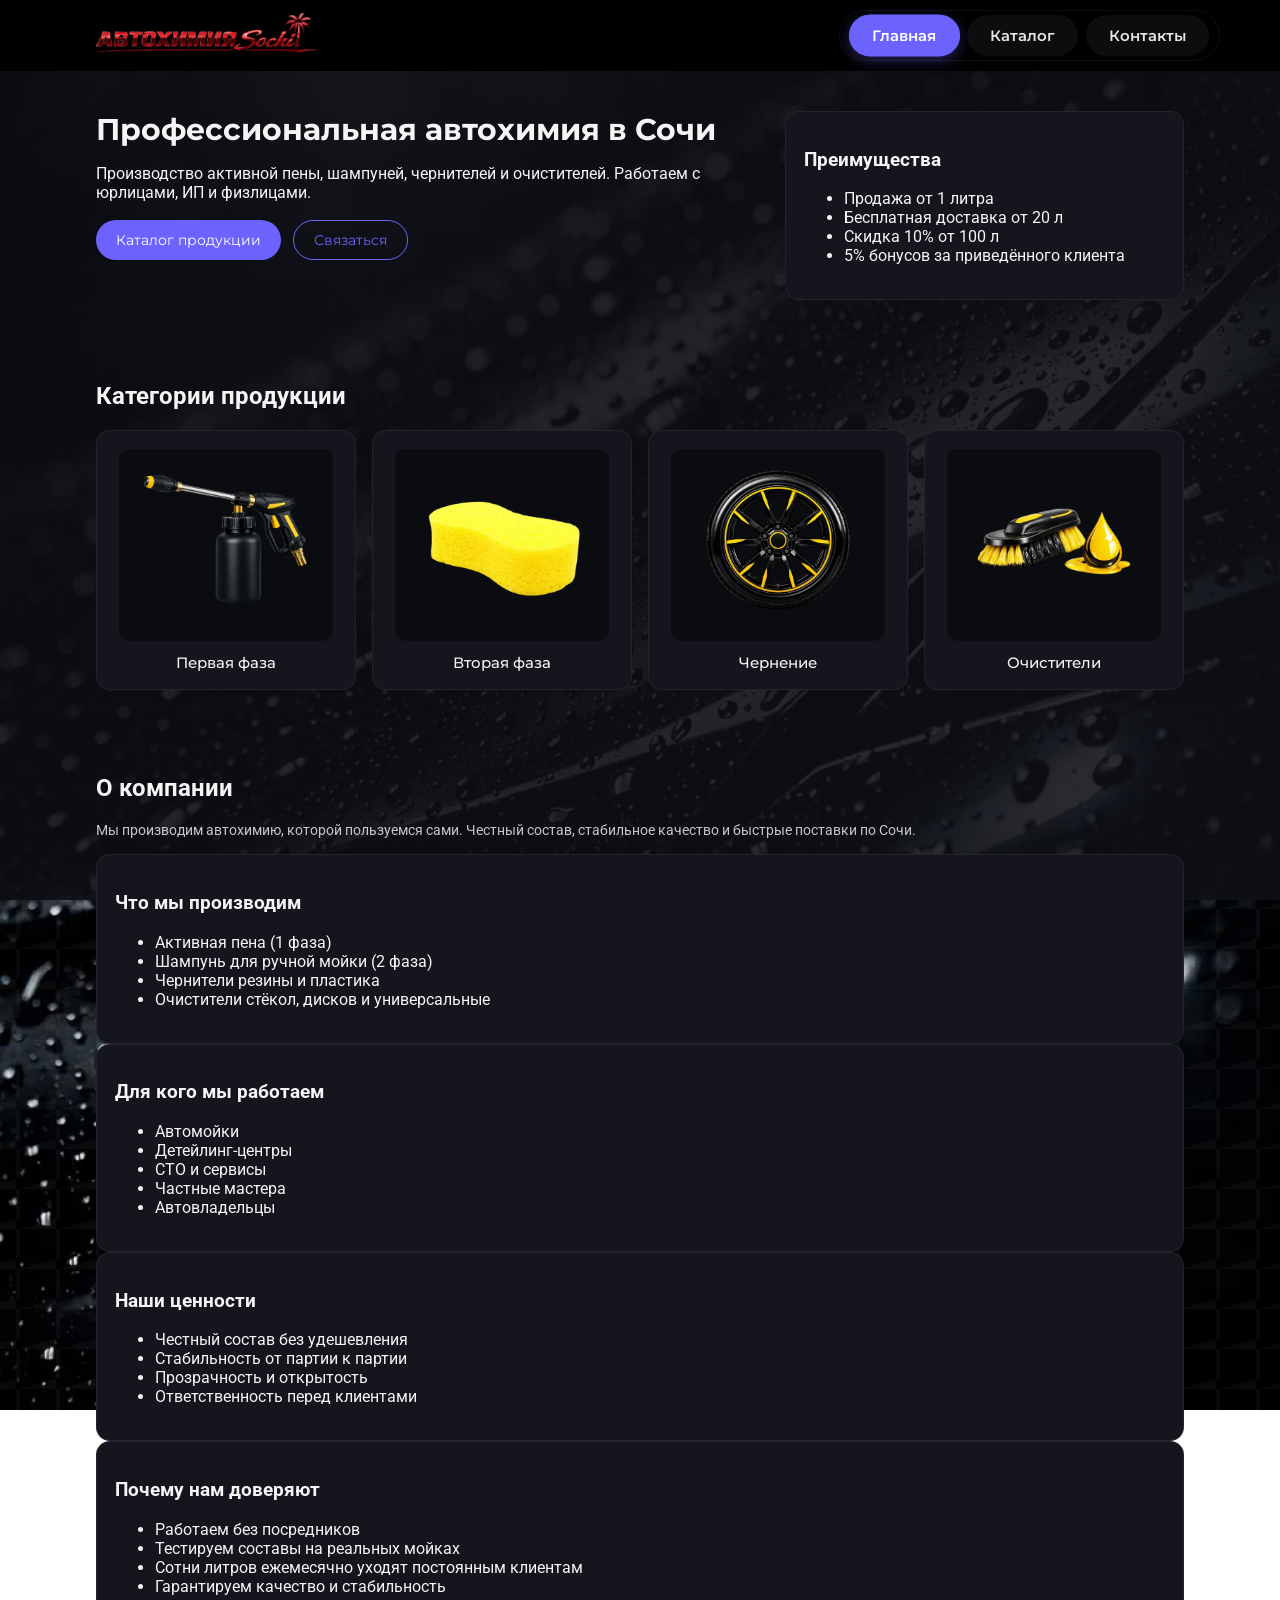
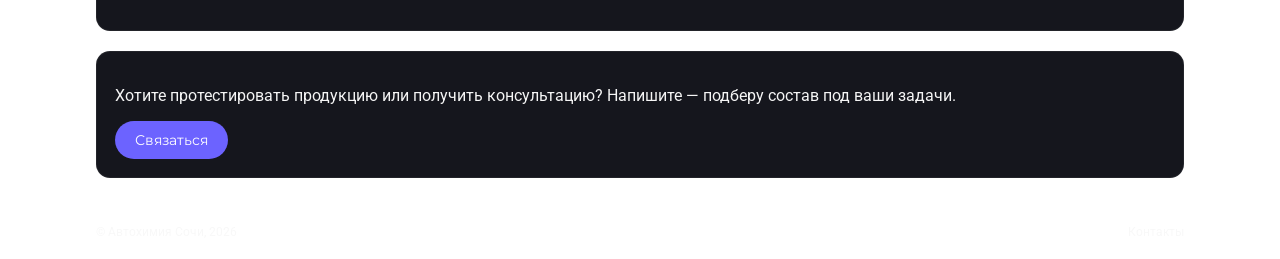
<file: index.html>
<!DOCTYPE html>
<html lang="ru">
<head>
  <meta charset="UTF-8">
  <title>Автохимия Сочи — Главная</title>
  <link rel="icon" type="image/png" href="favicon.png">
  <link rel="icon" href="favicon.ico" type="image/x-icon">
  <link rel="shortcut icon" href="favicon.ico" type="image/x-icon">
  <link rel="manifest" href="manifest.json">
  <!-- iOS стартовый экран и иконки -->
  <meta name="apple-mobile-web-app-capable" content="yes">
  <meta name="apple-mobile-web-app-status-bar-style" content="black-translucent">
  <meta name="apple-mobile-web-app-title" content="Автохимия">
  <meta name="theme-color" content="#0b0c10">
  <link rel="apple-touch-icon" href="icon/icon-512.png">
  <link rel="apple-touch-startup-image" 
        media="(device-width: 375px) and (device-height: 812px) and (-webkit-device-pixel-ratio: 3)" 
        href="images/launch-screen.jpeg">  <link rel="shortcut icon" href="favicon.ico" type="image/x-icon">
  
  <meta name="viewport" content="width=device-width, initial-scale=1">
  <link rel="stylesheet" href="style.css">
</head>
<body>

<header class="site-header">
  <div class="container header-inner">
    <a href="index.html" class="brand">
      <img src="logo.png" alt="АВТОХИМИЯ SOCHI" class="site-logo">
      <span class="catalog-title" style="display:none;">каталог продукции</span>
    </a>

    <!-- Кнопка бургера -->
    <button class="burger-btn" aria-label="Меню">☰</button>

    <!-- Выдвижное меню -->
    <aside class="sidebar">
      <button class="close-btn" aria-label="Закрыть">✕</button>
      <nav>
        <a href="index.html">Главная</a>
        <a href="catalog.html">Каталог</a>
        <a href="contacts.html">Контакты</a>
      </nav>
    </aside>

    <!-- Фон размытия -->
    <div class="backdrop"></div>

    <!-- Десктопное меню (видно только на ПК) -->
    <nav class="nav">
      <a href="index.html" class="active">Главная</a>
      <a href="catalog.html">Каталог</a>
      <a href="contacts.html">Контакты</a>
    </nav>
  </div>
</header>

<!-- HERO -->
<section class="hero">
  <div class="container hero-inner">

    <div class="hero-text">
      <h1>Профессиональная автохимия в Сочи</h1>
      <p>Производство активной пены, шампуней, чернителей и очистителей. Работаем с юрлицами, ИП и физлицами.</p>

      <div class="hero-buttons">
        <a href="catalog.html" class="btn-accent">Каталог продукции</a>
        <a href="contacts.html" class="btn-outline">Связаться</a>
      </div>
    </div>

    <div class="hero-card">
      <h3>Преимущества</h3>
      <ul class="mini-list">
        <li>Продажа от 1 литра</li>
        <li>Бесплатная доставка от 20 л</li>
        <li>Скидка 10% от 100 л</li>
        <li>5% бонусов за приведённого клиента</li>
      </ul>
    </div>

  </div>
</section>

<!-- КАТЕГОРИИ -->
<section class="section">
  <div class="container">
    <h2>Категории продукции</h2>

    <div class="categories-grid">
      <a href="catalog.html#phase1" class="category-card category-card-1">
        <img src="icon/phase1.webp" alt="Первая фаза" class="category-img">
        <h3>Первая фаза</h3>
      </a>

      <a href="catalog.html#phase2" class="category-card category-card-2">
        <img src="icon/phase2.webp" alt="Вторая фаза" class="category-img">
        <h3>Вторая фаза</h3>
      </a>

      <a href="catalog.html#black" class="category-card category-card-3">
        <img src="icon/black.webp" alt="Чернение" class="category-img">
        <h3>Чернение</h3>
      </a>

      <a href="catalog.html#cleaners" class="category-card category-card-4">
        <img src="icon/cleaners.webp" alt="Очистители" class="category-img">
        <h3>Очистители</h3>
      </a>
    </div>
  </div>
</section>

</section>

<!-- О КОМПАНИИ -->
<section class="section">
  <div class="container">
    <h2>О компании</h2>
    <p class="section-sub">Мы производим автохимию, которой пользуемся сами. Честный состав, стабильное качество и быстрые поставки по Сочи.</p>

    <div class="about-grid about-grid-2x2">

      <div class="about-block">
        <h3>Что мы производим</h3>
        <ul class="mini-list">
          <li>Активная пена (1 фаза)</li>
          <li>Шампунь для ручной мойки (2 фаза)</li>
          <li>Чернители резины и пластика</li>
          <li>Очистители стёкол, дисков и универсальные</li>
        </ul>
      </div>

      <div class="about-block">
        <h3>Для кого мы работаем</h3>
        <ul class="mini-list">
          <li>Автомойки</li>
          <li>Детейлинг-центры</li>
          <li>СТО и сервисы</li>
          <li>Частные мастера</li>
          <li>Автовладельцы</li>
        </ul>
      </div>

      <div class="about-block">
        <h3>Наши ценности</h3>
        <ul class="mini-list">
          <li>Честный состав без удешевления</li>
          <li>Стабильность от партии к партии</li>
          <li>Прозрачность и открытость</li>
          <li>Ответственность перед клиентами</li>
        </ul>
      </div>

      <div class="about-block">
        <h3>Почему нам доверяют</h3>
        <ul class="mini-list">
          <li>Работаем без посредников</li>
          <li>Тестируем составы на реальных мойках</li>
          <li>Сотни литров ежемесячно уходят постоянным клиентам</li>
          <li>Гарантируем качество и стабильность</li>
        </ul>
      </div>

    </div>

    <div class="section-note">
      <p>Хотите протестировать продукцию или получить консультацию? Напишите — подберу состав под ваши задачи.</p>
      <a href="contacts.html" class="btn-accent">Связаться</a>
    </div>

  </div>
</section>

<footer class="site-footer">
  <div class="container footer-inner">
    <span>© Автохимия Сочи, 2026</span>
    <a href="contacts.html">Контакты</a>
  </div>
</footer>

<script>
  const burgerBtn = document.querySelector('.burger-btn');
  const sidebar = document.querySelector('.sidebar');
  const closeBtn = document.querySelector('.close-btn');
  const backdrop = document.querySelector('.backdrop');
  const body = document.body;

  // Показать меню
  burgerBtn.addEventListener('click', (e) => {
    e.stopPropagation(); // чтобы не перехватывался клик по body
    sidebar.classList.add('open');
    backdrop.classList.add('active');
    body.classList.add('no-scroll');
  });

  // Закрыть меню (крестик)
  closeBtn.addEventListener('click', () => {
    sidebar.classList.remove('open');
    backdrop.classList.remove('active');
    body.classList.remove('no-scroll');
  });

  // Закрыть при клике на фон
  backdrop.addEventListener('click', () => {
    sidebar.classList.remove('open');
    backdrop.classList.remove('active');
    body.classList.remove('no-scroll');
  });

  // Закрыть при нажатии ESC
  document.addEventListener('keydown', (e) => {
    if (e.key === 'Escape' && sidebar.classList.contains('open')) {
      sidebar.classList.remove('open');
      backdrop.classList.remove('active');
      body.classList.remove('no-scroll');
    }
  });
</script>

</body>
</html>
</file>
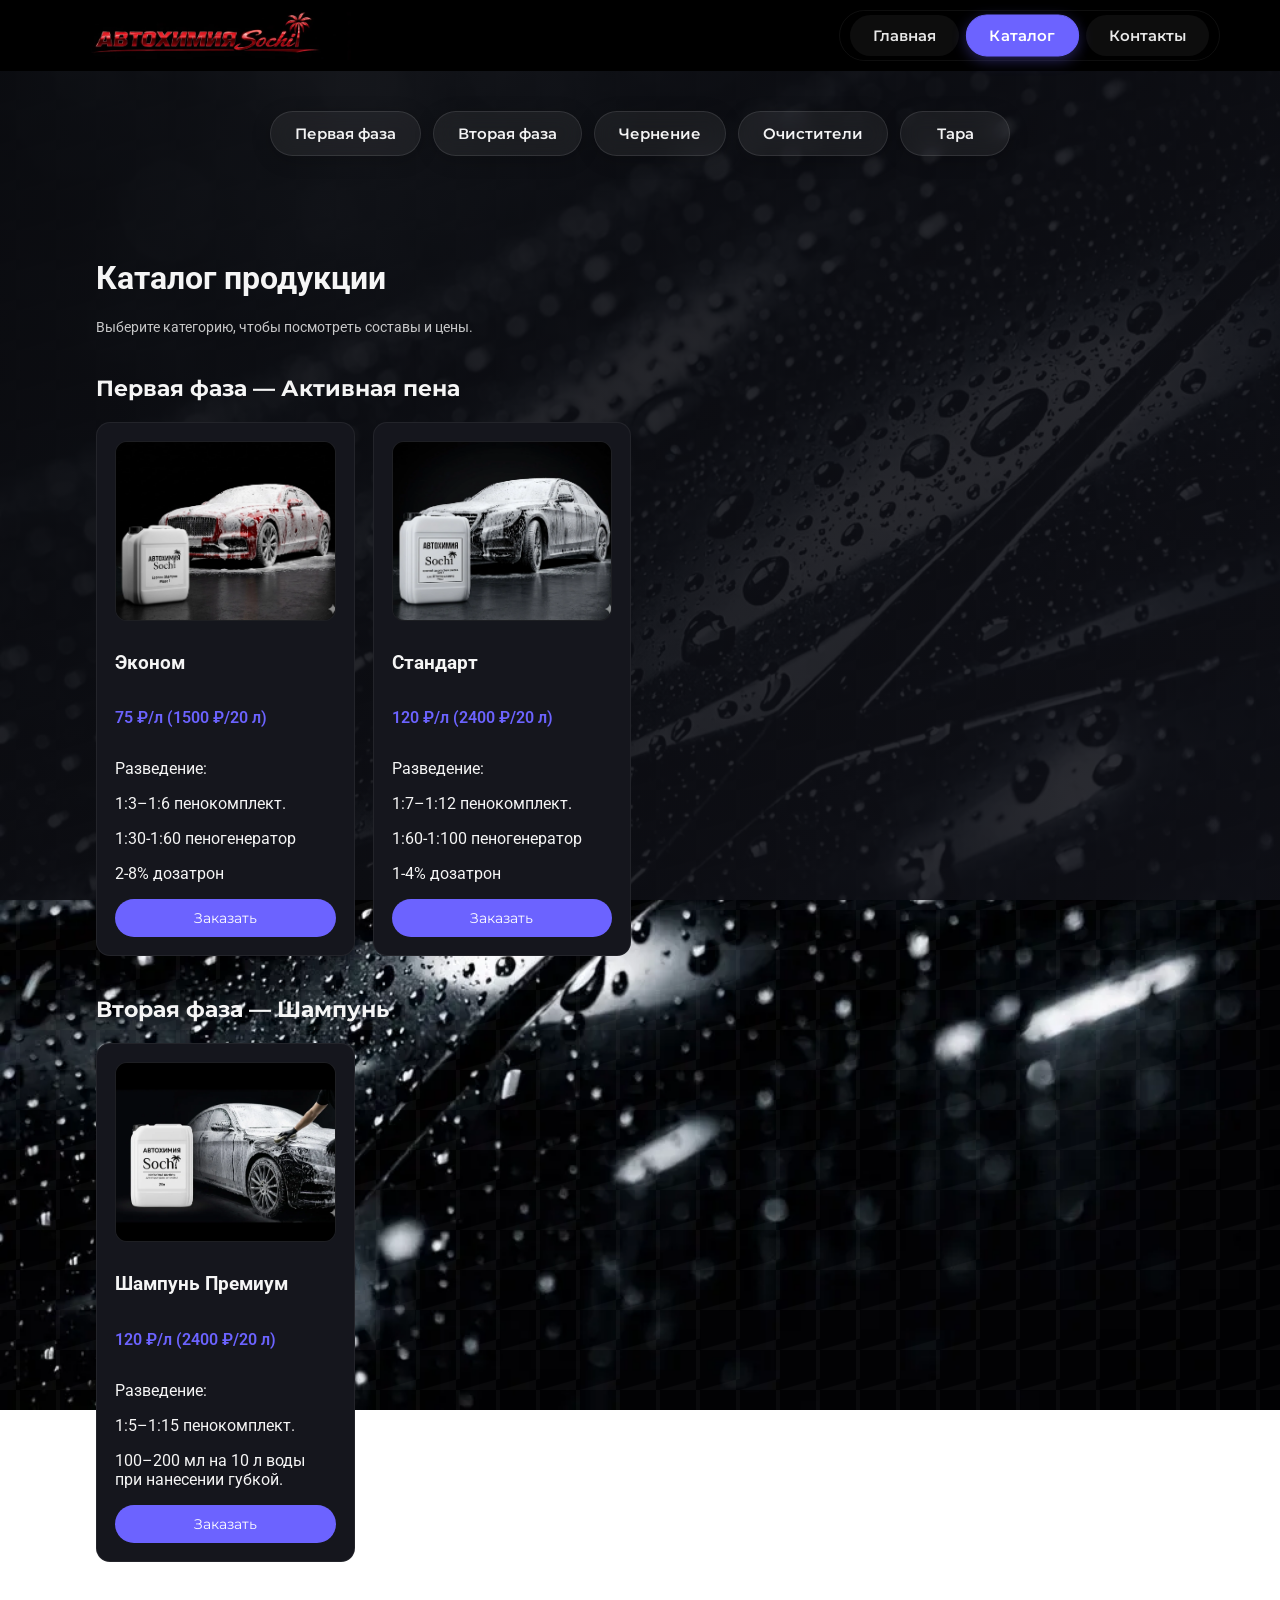
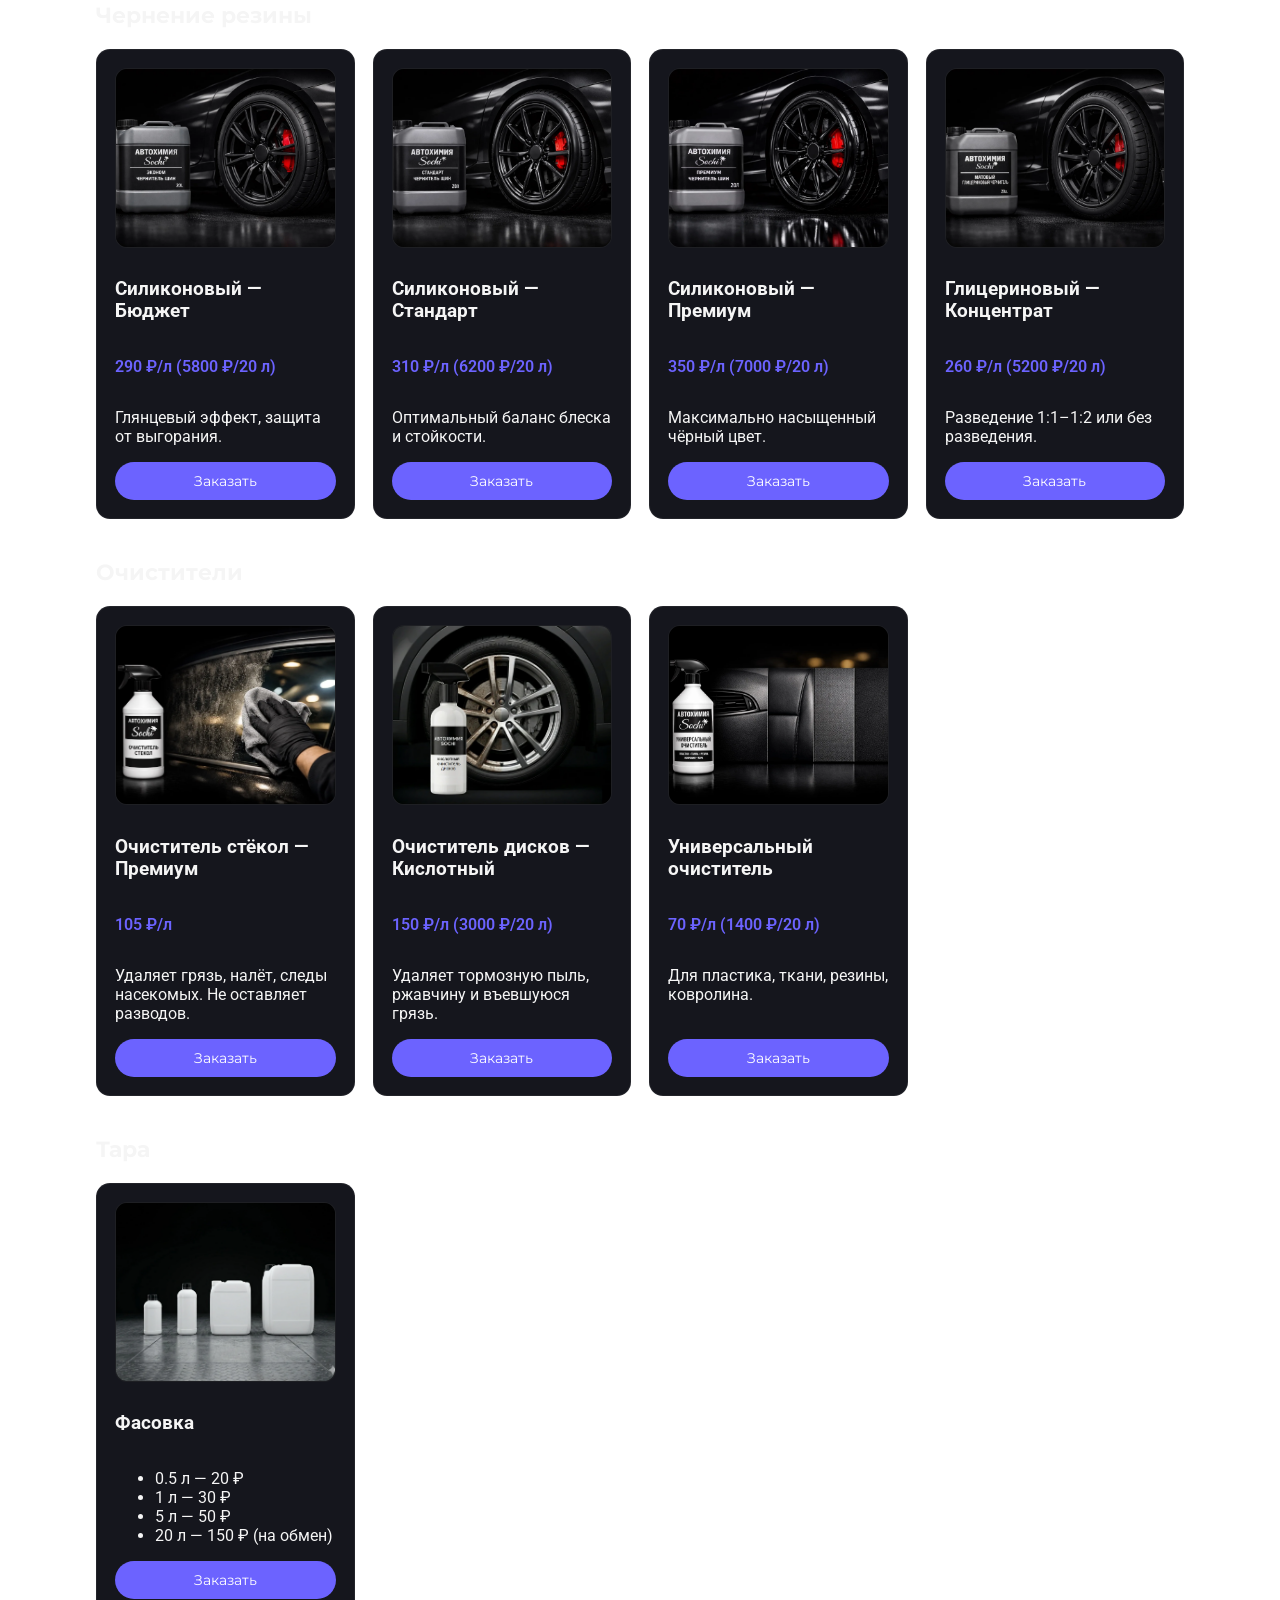
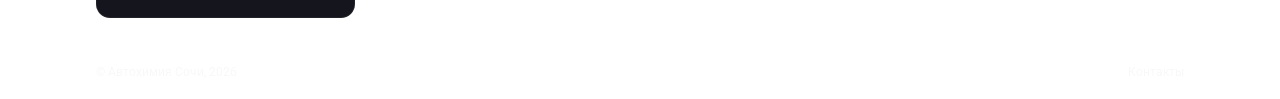
<file: catalog.html>
<!DOCTYPE html>
<html lang="ru">
<head>
  <meta charset="UTF-8">
  <title>Каталог — Автохимия Сочи</title>
  <meta name="viewport" content="width=device-width, initial-scale=1">
  <link rel="icon" type="image/png" href="favicon.png">
  <link rel="icon" href="favicon.ico" type="image/x-icon">
  <link rel="shortcut icon" href="favicon.ico" type="image/x-icon">
  <link rel="manifest" href="manifest.json">
  <!-- iOS стартовый экран и иконки -->
  <meta name="apple-mobile-web-app-capable" content="yes">
  <meta name="apple-mobile-web-app-status-bar-style" content="black-translucent">
  <meta name="apple-mobile-web-app-title" content="Автохимия">
  <meta name="theme-color" content="#0b0c10">
  <link rel="apple-touch-icon" href="icon/icon-512.png">
  <link rel="apple-touch-startup-image" 
        media="(device-width: 375px) and (device-height: 812px) and (-webkit-device-pixel-ratio: 3)" 
        href="images/launch-screen.jpeg">  <link rel="shortcut icon" href="favicon.ico" type="image/x-icon">
  
  <!-- Шрифты -->
  <link href="https://fonts.googleapis.com/css2?family=Montserrat:wght@300;400;600&display=swap" rel="stylesheet">

  <link rel="stylesheet" href="style.css">
</head>
<body>

<header class="site-header">
  <div class="container header-inner">
    <a href="index.html" class="brand">
      <img src="logo.png" alt="АВТОХИМИЯ SOCHI" class="site-logo">
      <span class="catalog-title" style="display:none;">каталог продукции</span>
    </a>

    <!-- Кнопка бургера -->
    <button class="burger-btn" aria-label="Меню">☰</button>

    <!-- Выдвижное меню -->
    <aside class="sidebar">
      <button class="close-btn" aria-label="Закрыть">✕</button>
      <nav>
        <a href="index.html">Главная</a>
        <a href="catalog.html">Каталог</a>
        <a href="contacts.html">Контакты</a>
      </nav>
    </aside>

    <!-- Фон размытия -->
    <div class="backdrop"></div>

    <nav class="nav">
      <a href="index.html">Главная</a>
      <a href="catalog.html" class="active">Каталог</a>
      <a href="contacts.html">Контакты</a>
    </nav>
  </div>
</header>

<!-- Меню категорий -->
<div class="catalog-menu">
  <a href="#phase1">Первая фаза</a>
  <a href="#phase2">Вторая фаза</a>
  <a href="#black">Чернение</a>
  <a href="#cleaners">Очистители</a>
  <a href="#tara">Тара</a>
</div>

<main class="section">
  <div class="container">
    <h1>Каталог продукции</h1>
    <p class="section-sub">Выберите категорию, чтобы посмотреть составы и цены.</p>

    <!-- 1 ФАЗА -->
    <section id="phase1" class="catalog-section">
      <h2>Первая фаза — Активная пена</h2>

      <div class="cards-grid">

        <div class="product-card">
          <img src="images/first-eco.jpg" alt="Активная пена Эконом">
          <h3>Эконом</h3>
          <p class="price">75 ₽/л (1500 ₽/20 л)</p>
          <div class="product-info">
            <p>Разведение:</p>
            <p>1:3–1:6 пенокомплект.</p>
            <p>1:30-1:60 пеногенератор</p>
            <p>2-8% дозатрон</p>
          </div>
          <a href="contacts.html" class="btn-accent">Заказать</a>
        </div>

        <div class="product-card">
          <img src="images/first-standart.jpg" alt="Активная пена Стандарт">
          <h3>Стандарт</h3>
          <p class="price">120 ₽/л (2400 ₽/20 л)</p>
          <div class="product-info">
            <p>Разведение:</p>
            <p>1:7–1:12 пенокомплект.</p>
            <p>1:60-1:100 пеногенератор</p>
            <p>1-4% дозатрон</p>
          </div>
          <a href="contacts.html" class="btn-accent">Заказать</a>
        </div>

      </div>
    </section>

    <!-- 2 ФАЗА -->
    <section id="phase2" class="catalog-section">
      <h2>Вторая фаза — Шампунь</h2>

      <div class="cards-grid">

        <div class="product-card">
          <img src="images/shampoo-premium.jpg" alt="Шампунь Премиум">
          <h3>Шампунь Премиум</h3>
          <p class="price">120 ₽/л (2400 ₽/20 л)</p>
          <div class="product-info">
            <p>Разведение:</p>
            <p>1:5–1:15 пенокомплект.</p>
            <p>100–200 мл на 10 л воды при нанесении губкой.</p>
          </div>
          <a href="contacts.html" class="btn-accent">Заказать</a>
        </div>

      </div>
    </section>

    <!-- ЧЕРНИТЕЛИ -->
    <section id="black" class="catalog-section">
      <h2>Чернение резины</h2>

      <div class="cards-grid">

        <div class="product-card">
          <img src="images/black-budget.jpg" alt="Чернение Бюджет">
          <h3>Силиконовый — Бюджет</h3>
          <p class="price">290 ₽/л (5800 ₽/20 л)</p>
          <p>Глянцевый эффект, защита от выгорания.</p>
          <a href="contacts.html" class="btn-accent">Заказать</a>
        </div>

        <div class="product-card">
          <img src="images/black-standart.jpg" alt="Чернение Стандарт">
          <h3>Силиконовый — Стандарт</h3>
          <p class="price">310 ₽/л (6200 ₽/20 л)</p>
          <p>Оптимальный баланс блеска и стойкости.</p>
          <a href="contacts.html" class="btn-accent">Заказать</a>
        </div>

        <div class="product-card">
          <img src="images/black-premium.jpg" alt="Чернение Премиум">
          <h3>Силиконовый — Премиум</h3>
          <p class="price">350 ₽/л (7000 ₽/20 л)</p>
          <p>Максимально насыщенный чёрный цвет.</p>
          <a href="contacts.html" class="btn-accent">Заказать</a>
        </div>

        <div class="product-card">
          <img src="images/black-glycerin.jpg" alt="Глицериновый чернитель">
          <h3>Глицериновый — Концентрат</h3>
          <p class="price">260 ₽/л (5200 ₽/20 л)</p>
          <p>Разведение 1:1–1:2 или без разведения.</p>
          <a href="contacts.html" class="btn-accent">Заказать</a>
        </div>

      </div>
    </section>

    <!-- ОЧИСТИТЕЛИ -->
    <section id="cleaners" class="catalog-section">
      <h2>Очистители</h2>

      <div class="cards-grid">

        <div class="product-card">
          <img src="images/glass-cleaner.jpg" alt="Очиститель стёкол">
          <h3>Очиститель стёкол — Премиум</h3>
          <p class="price">105 ₽/л</p>
          <p>Удаляет грязь, налёт, следы насекомых. Не оставляет разводов.</p>
          <a href="contacts.html" class="btn-accent">Заказать</a>
        </div>

        <div class="product-card">
          <img src="images/wheel-acid.jpg" alt="Очиститель дисков кислотный">
          <h3>Очиститель дисков — Кислотный</h3>
          <p class="price">150 ₽/л (3000 ₽/20 л)</p>
          <p>Удаляет тормозную пыль, ржавчину и въевшуюся грязь.</p>
          <a href="contacts.html" class="btn-accent">Заказать</a>
        </div>

        <div class="product-card">
          <img src="images/universal-cleaner.jpg" alt="Универсальный очиститель">
          <h3>Универсальный очиститель</h3>
          <p class="price">70 ₽/л (1400 ₽/20 л)</p>
          <p>Для пластика, ткани, резины, ковролина.</p>
          <a href="contacts.html" class="btn-accent">Заказать</a>
        </div>

      </div>
    </section>

    <!-- ТАРА -->
    <section id="tara" class="catalog-section">
      <h2>Тара</h2>

      <div class="cards-grid">

        <div class="product-card">
          <img src="images/tara.jpg" alt="Тара для фасовки">
          <h3>Фасовка</h3>
          <ul class="mini-list">
            <li>0.5 л — 20 ₽</li>
            <li>1 л — 30 ₽</li>
            <li>5 л — 50 ₽</li>
            <li>20 л — 150 ₽ (на обмен)</li>
          </ul>
          <a href="contacts.html" class="btn-accent">Заказать</a>
        </div>

      </div>
    </section>

  </div>
</main>

<footer class="site-footer">
  <div class="container footer-inner">
    <span>© Автохимия Сочи, 2026</span>
    <a href="contacts.html">Контакты</a>
  </div>
</footer>

<script>
  const burgerBtn = document.querySelector('.burger-btn');
  const sidebar = document.querySelector('.sidebar');
  const closeBtn = document.querySelector('.close-btn');
  const backdrop = document.querySelector('.backdrop');
  const body = document.body;

  // Показать меню
  burgerBtn.addEventListener('click', (e) => {
    e.stopPropagation(); // чтобы не перехватывался клик по body
    sidebar.classList.add('open');
    backdrop.classList.add('active');
    body.classList.add('no-scroll');
  });

  // Закрыть меню (крестик)
  closeBtn.addEventListener('click', () => {
    sidebar.classList.remove('open');
    backdrop.classList.remove('active');
    body.classList.remove('no-scroll');
  });

  // Закрыть при клике на фон
  backdrop.addEventListener('click', () => {
    sidebar.classList.remove('open');
    backdrop.classList.remove('active');
    body.classList.remove('no-scroll');
  });

  // Закрыть при нажатии ESC
  document.addEventListener('keydown', (e) => {
    if (e.key === 'Escape' && sidebar.classList.contains('open')) {
      sidebar.classList.remove('open');
      backdrop.classList.remove('active');
      body.classList.remove('no-scroll');
    }
  });
</script>

</body>
</html>
</file>
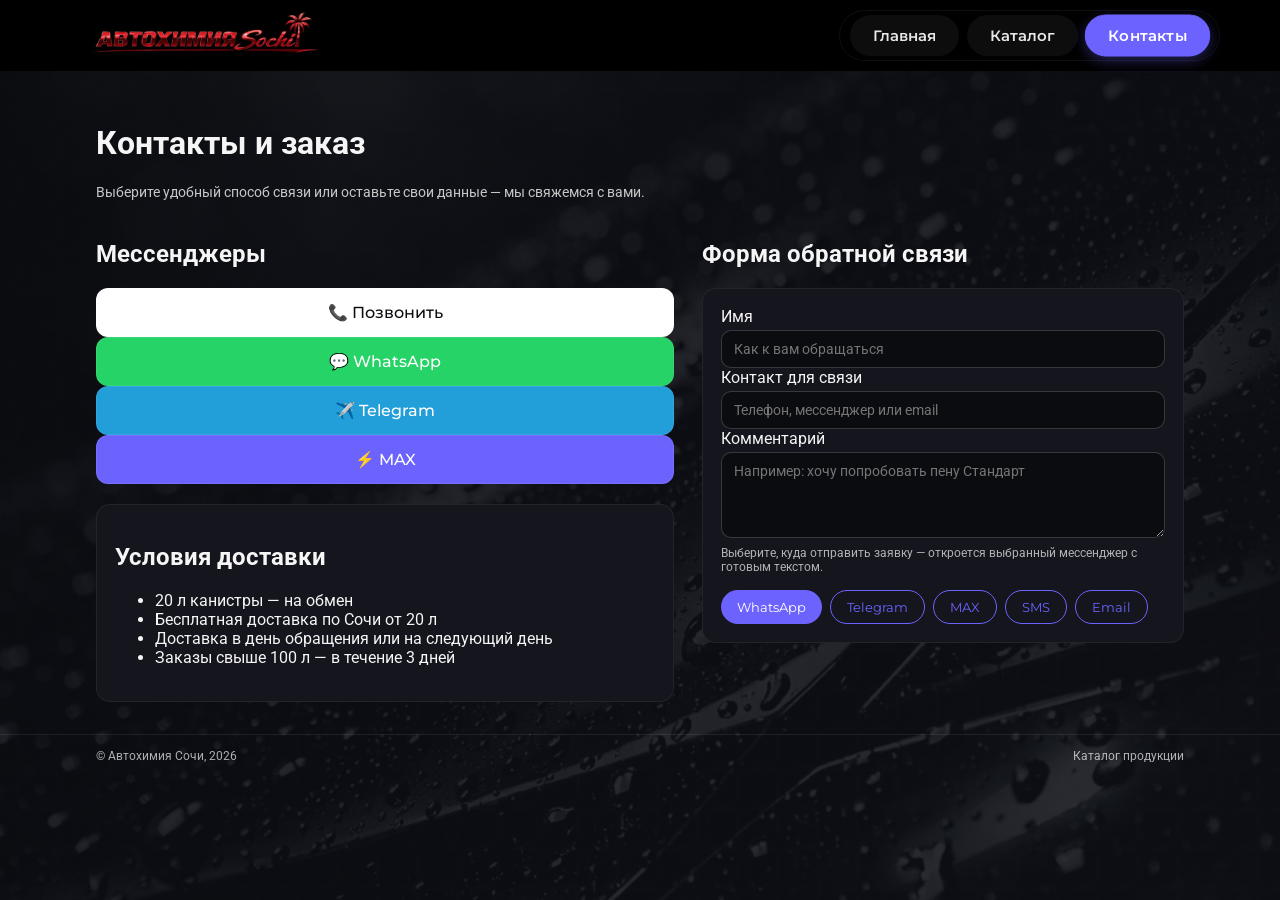
<file: contacts.html>
<!DOCTYPE html>
<html lang="ru">
<head>
  <meta charset="UTF-8">
  <title>Контакты — Автохимия Сочи</title>
  <meta name="viewport" content="width=device-width, initial-scale=1">
  <link rel="stylesheet" href="style.css">
  <link rel="icon" type="image/png" href="favicon.png">
  <link rel="icon" href="favicon.ico" type="image/x-icon">
  <link rel="manifest" href="manifest.json">
  <!-- iOS стартовый экран и иконки -->
  <meta name="apple-mobile-web-app-capable" content="yes">
  <meta name="apple-mobile-web-app-status-bar-style" content="black-translucent">
  <meta name="apple-mobile-web-app-title" content="Автохимия">
  <meta name="theme-color" content="#0b0c10">
  <link rel="apple-touch-icon" href="icon/icon-512.png">
  <link rel="apple-touch-startup-image" 
        media="(device-width: 375px) and (device-height: 812px) and (-webkit-device-pixel-ratio: 3)" 
        href="images/launch-screen.jpeg">  <link rel="shortcut icon" href="favicon.ico" type="image/x-icon">
  
</head>
<body>

<header class="site-header">
  <div class="container header-inner">
    <a href="index.html" class="brand">
      <img src="logo.png" alt="АВТОХИМИЯ SOCHI" class="site-logo">
      <span class="catalog-title" style="display:none;">каталог продукции</span>
    </a>

    <!-- Кнопка бургера -->
    <button class="burger-btn" aria-label="Меню">☰</button>

    <!-- Выдвижное меню -->
    <aside class="sidebar">
      <button class="close-btn" aria-label="Закрыть">✕</button>
      <nav>
        <a href="index.html">Главная</a>
        <a href="catalog.html">Каталог</a>
        <a href="contacts.html">Контакты</a>
      </nav>
    </aside>

    <!-- Фон размытия -->
    <div class="backdrop"></div>

    <!-- Десктопное меню (видно только на ПК) -->
    <nav class="nav">
      <a href="index.html">Главная</a>
      <a href="catalog.html">Каталог</a>
      <a href="contacts.html" class="active">Контакты</a>
    </nav>
  </div>
</header>

<main class="section">
  <div class="container">
    <h1>Контакты и заказ</h1>
    <p class="section-sub">Выберите удобный способ связи или оставьте свои данные — мы свяжемся с вами.</p>

    <div class="contact-layout">

      <!-- Левая колонка -->
      <div>
        <h2>Мессенджеры</h2>

        <div class="contact-buttons">

          <a href="tel:89896296232" class="btn-contact phone">
            📞 Позвонить
          </a>

          <a href="https://wa.me/79896296232" target="_blank" class="btn-contact whatsapp">
            💬 WhatsApp
          </a>

          <a href="https://t.me/avtohimsochi" target="_blank" class="btn-contact telegram">
            ✈️ Telegram
          </a>

          <a href="https://max.ru/u/f9LHodD0cOL8Fm4K2U036imMmbp7HXIIOczuJ0smECU8vSMj8Ur822B2bmA" target="_blank" class="btn-contact max">
            ⚡ MAX
          </a>

        </div>

        <div class="section-note">
          <h2>Условия доставки</h2>
          <ul class="mini-list">
            <li>20 л канистры — на обмен</li>
            <li>Бесплатная доставка по Сочи от 20 л</li>
            <li>Доставка в день обращения или на следующий день</li>
            <li>Заказы свыше 100 л — в течение 3 дней</li>
          </ul>
        </div>
      </div>

      <!-- Правая колонка -->
      <div>
        <h2>Форма обратной связи</h2>

        <form class="contact-form" onsubmit="return false;">
          <label>
            Имя
            <input type="text" id="cf-name" placeholder="Как к вам обращаться">
          </label>

          <label>
            Контакт для связи
            <input type="text" id="cf-contact" placeholder="Телефон, мессенджер или email">
          </label>

          <label>
            Комментарий
            <textarea id="cf-message" rows="4" placeholder="Например: хочу попробовать пену Стандарт"></textarea>
          </label>

          <p class="section-sub small">Выберите, куда отправить заявку — откроется выбранный мессенджер с готовым текстом.</p>

          <div class="btn-row">
            <button type="button" class="btn-accent btn-small" onclick="sendWhatsApp()">WhatsApp</button>
            <button type="button" class="btn-outline btn-small" onclick="sendTelegram()">Telegram</button>
            <button type="button" class="btn-outline btn-small" onclick="sendMax()">MAX</button>
            <button type="button" class="btn-outline btn-small" onclick="sendSMS()">SMS</button>
            <button type="button" class="btn-outline btn-small" onclick="sendEmail()">Email</button>
          </div>
        </form>
      </div>

    </div>

  </div>
</main>

<footer class="site-footer">
  <div class="container footer-inner">
    <span>© Автохимия Сочи, 2026</span>
    <a href="catalog.html">Каталог продукции</a>
  </div>
</footer>

<script>
  function buildMessage() {
    const name = document.getElementById('cf-name').value.trim() || 'Не указано';
    const contact = document.getElementById('cf-contact').value.trim() || 'Не указано';
    const msg = document.getElementById('cf-message').value.trim() || 'Без комментария';

    return `Новая заявка с сайта Автохимия Сочи:%0A%0AИмя: ${encodeURIComponent(name)}%0AКонтакт: ${encodeURIComponent(contact)}%0AКомментарий: ${encodeURIComponent(msg)}`;
  }

  function sendWhatsApp() {
    window.open(`https://wa.me/79896296232?text=${buildMessage()}`, '_blank');
  }

  function sendTelegram() {
    window.open(`https://t.me/avtohimsochi?text=${buildMessage()}`, '_blank');
  }

  function sendMax() {
    window.open(`https://max.ru/u/f9LHodD0cOL8Fm4K2U036imMmbp7HXIIOczuJ0smECU8vSMj8Ur822B2bmA?text=${buildMessage()}`, '_blank');
  }

  function sendSMS() {
    window.location.href = `sms:+79896296232?body=${buildMessage()}`;
  }

  function sendEmail() {
    window.location.href = `mailto:Avtohimsochi@mail.ru?subject=Заявка%20с%20сайта%20Автохимия%20Сочи&body=${buildMessage()}`;
  }
</script>

<script>
  const burgerBtn = document.querySelector('.burger-btn');
  const sidebar = document.querySelector('.sidebar');
  const closeBtn = document.querySelector('.close-btn');
  const backdrop = document.querySelector('.backdrop');
  const body = document.body;

  // Показать меню
  burgerBtn.addEventListener('click', (e) => {
    e.stopPropagation(); // чтобы не перехватывался клик по body
    sidebar.classList.add('open');
    backdrop.classList.add('active');
    body.classList.add('no-scroll');
  });

  // Закрыть меню (крестик)
  closeBtn.addEventListener('click', () => {
    sidebar.classList.remove('open');
    backdrop.classList.remove('active');
    body.classList.remove('no-scroll');
  });

  // Закрыть при клике на фон
  backdrop.addEventListener('click', () => {
    sidebar.classList.remove('open');
    backdrop.classList.remove('active');
    body.classList.remove('no-scroll');
  });

  // Закрыть при нажатии ESC
  document.addEventListener('keydown', (e) => {
    if (e.key === 'Escape' && sidebar.classList.contains('open')) {
      sidebar.classList.remove('open');
      backdrop.classList.remove('active');
      body.classList.remove('no-scroll');
    }
  });
</script>

</body>
</html>
</file>
<file: style.css>
@import url('https://fonts.googleapis.com/css2?family=Montserrat:wght@400;500;600&family=Roboto:wght@400;500&display=swap');

*,
*::before,
*::after {
  box-sizing: border-box;
}

body {
  margin: 0;
  font-family: 'Roboto', sans-serif;
  background: 
    /* Градиент поверх изображения — сохраняет читаемость */
    linear-gradient(135deg, rgba(11,12,16,0.92) 0%, rgba(15,16,23,0.88) 100%),
    /* Паттерн: тонкая сетка с размытием */
    url('[data-uri]'),
    /* Главное изображение */
    url('images/hero-bg.webp');
  
  background-size: cover, auto, cover;
  background-position: center, center, center;
  background-repeat: no-repeat, repeat, no-repeat;
  background-attachment: fixed, scroll, fixed;
  color: #f5f5f5;
}

a {
  color: inherit;
  text-decoration: none;
  position: relative;
  z-index: 10;
  pointer-events: auto;
}

button {
  position: relative;
  z-index: 10;
  pointer-events: auto;
  border: none;
  cursor: pointer;
  background: none;
}

.container {
  width: 100%;
  max-width: 1120px;
  margin: 0 auto;
  padding: 0 16px;
}

/* SECTIONS */

.section {
  padding: 32px 0;
}

.section-sub {
  font-size: 14px;
  opacity: 0.8;
  margin-top: 4px;
  margin-bottom: 16px;
}

.section-sub.small {
  font-size: 12px;
  opacity: 0.7;
}

/* HEADER */

.site-header {
  background-color: #000;
  padding: 10px 0;
}

.header-inner {
  display: flex;
  justify-content: space-between;
  align-items: center;
  max-width: 1200px;
  margin: 0 auto;
  padding: 0 20px;
}

.site-logo {
  height: 48px;
  width: auto;
  display: block;
}

/* === HEADER NAVIGATION — PREMIUM GLASS === */

.nav {
  display: flex;
  gap: 8px;
  padding: 4px 10px;
  /* Убран фон — теперь только размытие, границы и тени у кнопок */
  border-radius: 999px;
  border: 1px solid rgba(255,255,255,0.06);
  backdrop-filter: blur(8px);
  -webkit-backdrop-filter: blur(8px);
  /* Доп. прозрачность, чтобы не выделяться */
  background: transparent; 
}

.nav a {
  display: inline-flex;
  align-items: center;
  justify-content: center;
  padding: 10px 22px;
  border-radius: 999px;
  font-family: 'Montserrat', sans-serif;
  font-size: 15px;
  font-weight: 600;
  color: rgba(255,255,255,0.9);
  text-decoration: none;
  transition: all 0.3s cubic-bezier(0.4, 0, 0.2, 1);
  background: rgba(255,255,255,0.05);
  border: 1px solid transparent;
  box-shadow: 0 2px 8px rgba(0,0,0,0.15);
}

.nav a:hover {
  background: rgba(108, 99, 255, 0.15);
  color: #fff;
  border-color: rgba(108, 99, 255, 0.3);
  transform: translateY(-1px);
  box-shadow: 0 4px 16px rgba(108, 99, 255, 0.2);
}

.nav a.active {
  background: #6C63FF;
  color: #fff;
  border-color: #6C63FF;
  box-shadow: 0 4px 14px rgba(108, 99, 255, 0.35);
  transform: scale(1.02);
}

/* HERO */

.hero {
  padding: 40px 0 30px;
}

.hero-inner {
  display: grid;
  grid-template-columns: 2fr 1.2fr;
  gap: 24px;
}

.hero-text h1 {
  font-family: 'Montserrat', sans-serif;
  font-size: 30px;
  margin: 0 0 12px;
}

.hero-buttons {
  margin-top: 18px;
  display: flex;
  gap: 12px;
}

.hero-card {
  padding: 18px;
  border-radius: 14px;
  background: #15161d;
  border: 1px solid rgba(255,255,255,0.06);
}

/* BUTTONS */

.btn-accent {
  background: #6C63FF;
  padding: 10px 20px;
  border-radius: 999px;
  font-family: 'Montserrat', sans-serif;
  font-size: 14px;
  color: #fff;
  transition: 0.25s;
  display: inline-flex;
  align-items: center;
  justify-content: center;
}

.btn-accent:hover {
  background: #5a52e6;
}

.btn-outline {
  border: 1px solid #6C63FF;
  padding: 10px 20px;
  border-radius: 999px;
  font-family: 'Montserrat', sans-serif;
  font-size: 14px;
  color: #6C63FF;
  transition: 0.25s;
  display: inline-flex;
  align-items: center;
  justify-content: center;
}

.btn-outline:hover {
  background: #6C63FF;
  color: #fff;
}

.btn-small {
  padding: 8px 16px;
  font-size: 13px;
}

/* GRID */

.cards-grid {
  display: grid;
  grid-template-columns: repeat(4, 1fr);
  gap: 18px;
  margin-top: 20px;
  justify-items: center;
}

.cards-grid-center {
  text-align: center;
}

/* CARD */

.card {
  padding: 18px;
  border-radius: 14px;
  background: #15161d;
  border: 1px solid rgba(255,255,255,0.06);
  transition: 0.25s;
}

.card:hover {
  transform: translateY(-4px);
  border-color: #6C63FF;
}

.card-center {
  display: flex;
  align-items: center;
  justify-content: center;
}

/* PRODUCT CARDS */

.product-card {
  padding: 18px;
  border-radius: 14px;
  background: #15161d;
  border: 1px solid rgba(255,255,255,0.06);
  transition: 0.25s;
  display: flex;
  flex-direction: column;
}

.product-card:hover {
  transform: translateY(-4px);
  border-color: #6C63FF;
}

.product-card img {
  width: 100%;
  height: 180px;
  object-fit: cover;
  border-radius: 12px;
  margin-bottom: 12px;
  background: #0b0c10;
  border: 1px solid rgba(255,255,255,0.08);
}

.product-card .btn-accent {
  width: 100%;
  margin-top: auto;
}

.price {
  font-weight: 600;
  color: #6C63FF;
}

/* CATALOG SECTIONS */

.catalog-section {
  margin-top: 40px;
}

.catalog-section h2 {
  font-family: 'Montserrat', sans-serif;
  font-size: 22px;
  margin-bottom: 12px;
}

/* ABOUT BLOCKS */

.about-block {
  padding: 18px;
  border-radius: 14px;
  background: #15161d;
  border: 1px solid rgba(255,255,255,0.06);
  transition: 0.25s;
}

.about-block:hover {
  transform: translateY(-4px);
  border-color: #6C63FF;
}

/* CONTACT PAGE */

.contact-layout {
  display: grid;
  grid-template-columns: 1.2fr 1fr;
  gap: 28px;
  margin-top: 20px;
}

.btn-contact {
  display: flex;
  justify-content: center;
  align-items: center;
  padding: 14px;
  border-radius: 12px;
  font-size: 16px;
  font-family: 'Montserrat', sans-serif;
  font-weight: 500;
  transition: 0.25s;
  border: 1px solid rgba(255,255,255,0.08);
}

.btn-contact:hover {
  transform: translateY(-3px);
  opacity: 0.95;
}

.btn-contact.phone { background: #ffffff; color: #0b0c10; }
.btn-contact.whatsapp { background: #25D366; color: #fff; }
.btn-contact.telegram { background: #229ED9; color: #fff; }
.btn-contact.max { background: #6C63FF; color: #fff; }

.section-note {
  margin-top: 20px;
  padding: 18px;
  border-radius: 14px;
  background: #15161d;
  border: 1px solid rgba(255,255,255,0.06);
}

.contact-form {
  padding: 18px;
  border-radius: 14px;
  background: #15161d;
  border: 1px solid rgba(255,255,255,0.06);
}

.contact-form input,
.contact-form textarea {
  width: 100%;
  margin-top: 4px;
  padding: 10px 12px;
  border-radius: 10px;
  border: 1px solid rgba(255,255,255,0.18);
  background: #0b0c10;
  color: #f5f5f5;
  font-family: 'Roboto', sans-serif;
  font-size: 14px;
  transition: 0.25s;
}

.contact-form input:focus,
.contact-form textarea:focus {
  border-color: #6C63FF;
}

.btn-row {
  display: flex;
  flex-wrap: wrap;
  gap: 8px;
  margin-top: 12px;
}

/* FOOTER */

.site-footer {
  border-top: 1px solid rgba(255,255,255,0.08);
  padding: 14px 0 20px;
  font-size: 12px;
  color: rgba(245,245,245,0.7);
}

.footer-inner {
  display: flex;
  justify-content: space-between;
  align-items: center;
}


/* MOBILE */

@media (max-width: 768px) {
  .hero-inner {
    grid-template-columns: 1fr;
  }

  .contact-layout {
    grid-template-columns: 1fr;
  }

  .cards-grid {
    grid-template-columns: 1fr;
  }

  .about-grid-2x2 {
    grid-template-columns: 1fr;
  }

  .nav a {
    font-size: 14px;
    margin-left: 10px;
  }
}

/* === MOBILE BURGER MENU === */

/* Кнопка бургера */
.burger-btn {
  position: fixed;
  top: 10px; /* отступ сверху, как у логотипа */
  right: 16px;
  z-index: 1000;
  width: 44px;
  height: 44px;
  background: #0b0c10;
  color: #fff;
  border: 1px solid rgba(255,255,255,0.12);
  border-radius: 8px;
  display: flex;
  align-items: center;
  justify-content: center;
  font-size: 24px;
  cursor: pointer;
  transition: all 0.2s ease;
  box-shadow: 0 2px 8px rgba(0,0,0,0.4);
}

.burger-btn:hover {
  background: #1c1d25;
  border-color: #6C63FF;
}

.burger-btn.active {
  background: #6C63FF;
  color: white;
}

/* Выдвижное меню */
.sidebar {
  position: fixed;
  top: 0;
  right: -100%;
  width: 280px;
  height: 100%;
  background: #0b0c10;
  box-shadow: -6px 0 20px rgba(0,0,0,0.5);
  z-index: 1001;
  transition: right 0.35s cubic-bezier(0.4, 0, 0.2, 1);
  display: flex;
  flex-direction: column;
  padding-top: 16px;
  overflow-y: auto;
}

.sidebar.open {
  right: 0;
}

/* Закрыть (крестик) внутри меню */
.sidebar .close-btn {
  align-self: flex-end;
  margin: 10px 10px 14px;
  font-size: 24px;
  color: #f5f5f5;
  background: rgba(255,255,255,0.06);
  padding: 4px 10px;
  border-radius: 6px;
}

.sidebar .close-btn:hover {
  background: #6C63FF;
}

/* Меню внутри сайдбара */
.sidebar nav {
  padding: 16px;
  display: flex;
  flex-direction: column;
  gap: 8px;
}

.sidebar nav a {
  color: #f5f5f5;
  text-decoration: none;
  padding: 12px 14px;
  font-size: 16px;
  border-radius: 8px;
  transition: 0.2s;
}

.sidebar nav a:hover {
  background: rgba(108, 99, 255, 0.12); /* фиолетовый оттенок */
}

.sidebar nav a.active {
  background: #6C63FF;
  color: white;
}

/* Размытие фона при открытом меню */
.backdrop {
  position: fixed;
  top: 0;
  left: 0;
  right: 0;
  bottom: 0;
  background: rgba(0,0,0,0.4);
  backdrop-filter: blur(6px);
  z-index: 1000;
  opacity: 0;
  pointer-events: none;
  transition: opacity 0.3s ease;
}

.backdrop.active {
  opacity: 1;
  pointer-events: auto;
}

/* Перекрываем скролл на странице при открытом меню */
body.no-scroll {
  overflow: hidden;
}

/* Адаптив для мобильных */
@media (max-width: 768px) {
  .burger-btn {
    display: flex;
  }

  .nav {
    display: none; /* скрываем десктопное меню на мобильных */
  }
}

@media (min-width: 769px) {
  .burger-btn {
    display: none; /* на ПК кнопка не нужна */
  }
}

/* === CATEGORIES GRID (Карточки категорий на главной) === */

.categories-grid {
  display: grid;
  grid-template-columns: repeat(2, 1fr); /* 2 колонки на мобильных */
  gap: 16px;
  margin-top: 20px;
}

@media (min-width: 768px) {
  .categories-grid {
    grid-template-columns: repeat(4, 1fr); /* 4 колонки на планшетах/ПК */
  }
}

/* Карточка категории */
.category-card {
  display: flex;
  flex-direction: column;
  align-items: center;
  justify-content: center;
  padding: 16px;
  border-radius: 14px;
  background: #15161d;
  border: 1px solid rgba(255,255,255,0.06);
  transition: 0.25s ease;
  text-decoration: none;
  aspect-ratio: 1 / 1; /* квадратные карточки */
}

.category-card:hover {
  transform: translateY(-4px);
  border-color: #6C63FF;
  background: rgba(108, 99, 255, 0.05);
}

/* Изображение внутри карточки */
.category-img {
  width: 95%;
  height: 85%;
  object-fit: contain;
  margin-bottom: 12px;
  background: #0b0c10;
  border-radius: 10px;
  padding: 6px;
  transition: 0.2s;
}

.category-card:hover .category-img {
  transform: scale(1.05);
}

/* Заголовок категории */
.category-card h3 {
  font-family: 'Montserrat', sans-serif;
  font-size: 15px;
  font-weight: 500;
  margin: 0;
  text-align: center;
  color: #f5f5f5;
}

/* === PREMIUM GLASS NAVIGATION (Apple-style) === */

.catalog-menu {
  display: flex;
  justify-content: center;
  gap: 12px;
  margin: 40px 0 50px;
}

.catalog-menu a {
  display: inline-flex;
  align-items: center;
  justify-content: center;
  padding: 12px 24px;
  border-radius: 999px;
  font-family: 'Montserrat', sans-serif;
  font-size: 15px;
  font-weight: 600;
  color: rgba(255,255,255,0.95);
  text-decoration: none;
  transition: all 0.3s cubic-bezier(0.4, 0, 0.2, 1);
  background: rgba(255,255,255,0.06);
  backdrop-filter: blur(10px);
  -webkit-backdrop-filter: blur(10px);
  border: 1px solid rgba(255,255,255,0.1);
  box-shadow: 0 4px 20px rgba(0,0,0,0.2);
  min-width: 110px;
}

.catalog-menu a:hover {
  background: rgba(108, 99, 255, 0.2);
  color: #fff;
  border-color: rgba(108, 99, 255, 0.4);
  box-shadow: 0 6px 24px rgba(108, 99, 255, 0.25);
}

.catalog-menu a:active {
  transform: translateY(0);
  background: rgba(255,255,255,0.16);
}
</file>
